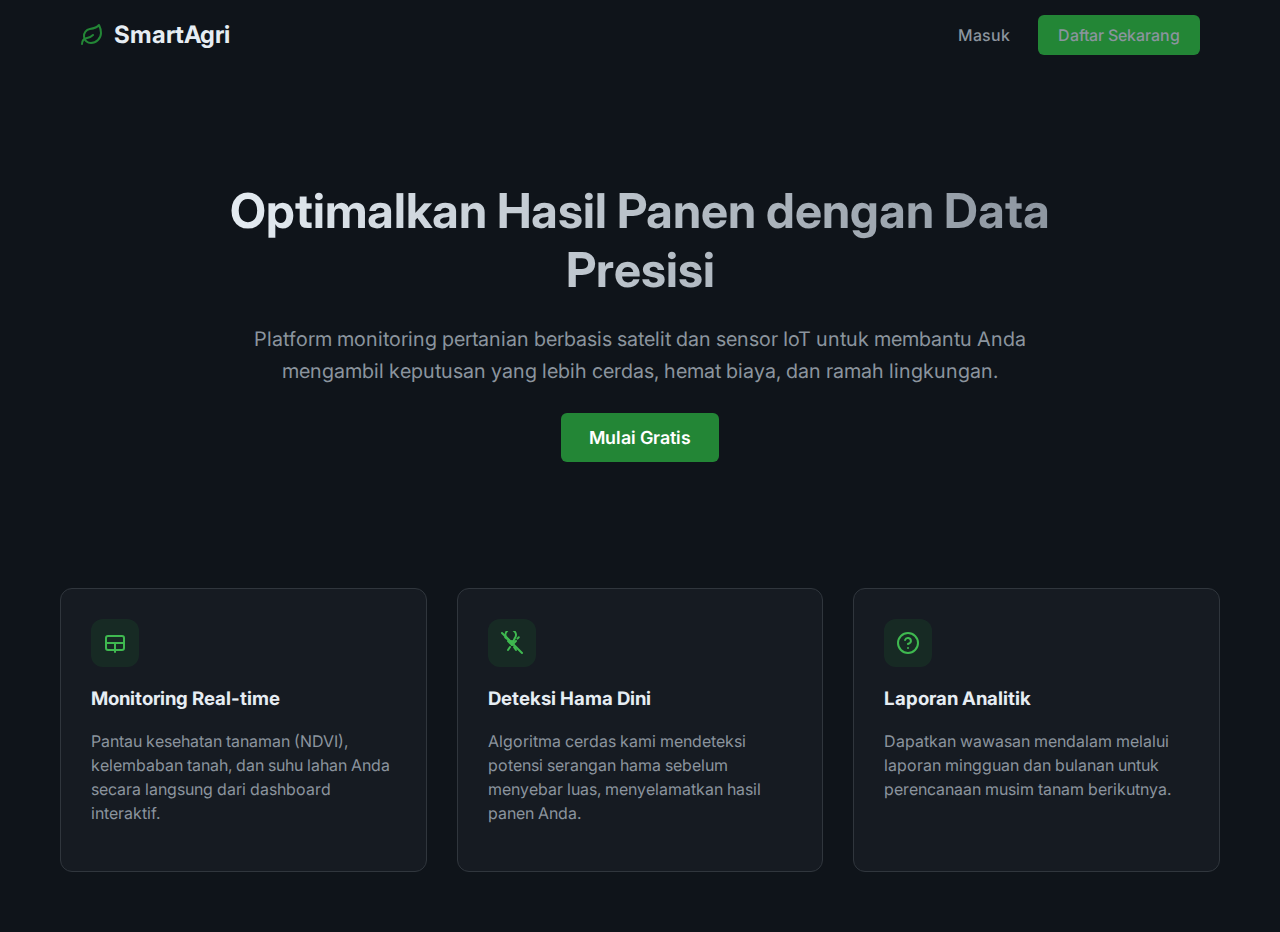
<file: index.html>
<!DOCTYPE html>
<html lang="id">
<head>
<meta charset="utf-8" />
<meta name="viewport" content="width=device-width, initial-scale=1" />
<title>SmartAgri Dashboard</title>
<link rel="stylesheet" href="assets/css/styles.css" />
<link href="https://fonts.googleapis.com/css2?family=Inter:wght@400;500;600;700&display=swap" rel="stylesheet">
<script src="assets/js/auth.js"></script>
<script>Auth.requireAuth();</script>
</head>
<body>
<div id="app" class="layout">
  <aside class="sidebar">
    <div class="brand">
      <svg width="24" height="24" viewBox="0 0 24 24" fill="none" stroke="currentColor" stroke-width="2" stroke-linecap="round" stroke-linejoin="round" class="brand-icon"><path d="M11 20A7 7 0 0 1 9.8 6.1C15.5 5 17 4.48 19 2c1 2 2 4.18 2 8 0 5.5-4.77 10-10 10Z"/><path d="M2 21c0-3 1.85-5.36 5.08-6C9.5 14.52 12 13 13 12"/></svg>
      <span>SmartAgri</span>
    </div>
    <nav class="nav-menu">
      <a href="index.html" class="nav-item active">
        <svg width="20" height="20" viewBox="0 0 24 24" fill="none" stroke="currentColor" stroke-width="2" stroke-linecap="round" stroke-linejoin="round"><rect x="3" y="3" width="7" height="7"></rect><rect x="14" y="3" width="7" height="7"></rect><rect x="14" y="14" width="7" height="7"></rect><rect x="3" y="14" width="7" height="7"></rect></svg>
        Dashboard
      </a>
      <a href="map.html" class="nav-item">
        <svg width="20" height="20" viewBox="0 0 24 24" fill="none" stroke="currentColor" stroke-width="2" stroke-linecap="round" stroke-linejoin="round"><polygon points="1 6 1 22 8 18 16 22 23 18 23 2 16 6 8 2 1 6"></polygon><line x1="8" y1="2" x2="8" y2="18"></line><line x1="16" y1="6" x2="16" y2="22"></line></svg>
        Peta Lahan
      </a>
      <a href="reports.html" class="nav-item">
        <svg width="20" height="20" viewBox="0 0 24 24" fill="none" stroke="currentColor" stroke-width="2" stroke-linecap="round" stroke-linejoin="round"><path d="M14 2H6a2 2 0 0 0-2 2v16a2 2 0 0 0 2 2h12a2 2 0 0 0 2-2V8z"></path><polyline points="14 2 14 8 20 8"></polyline><line x1="16" y1="13" x2="8" y2="13"></line><line x1="16" y1="17" x2="8" y2="17"></line><polyline points="10 9 9 9 8 9"></polyline></svg>
        Laporan
      </a>
      <a href="settings.html" class="nav-item">
        <svg width="20" height="20" viewBox="0 0 24 24" fill="none" stroke="currentColor" stroke-width="2" stroke-linecap="round" stroke-linejoin="round"><circle cx="12" cy="12" r="3"></circle><path d="M19.4 15a1.65 1.65 0 0 0 .33 1.82l.06.06a2 2 0 0 1 0 2.83 2 2 0 0 1-2.83 0l-.06-.06a1.65 1.65 0 0 0-1.82-.33 1.65 1.65 0 0 0-1 1.51V21a2 2 0 0 1-2 2 2 2 0 0 1-2-2v-.09A1.65 1.65 0 0 0 9 19.4a1.65 1.65 0 0 0-1.82.33l-.06.06a2 2 0 0 1-2.83 0 2 2 0 0 1 0-2.83l.06-.06a1.65 1.65 0 0 0 .33-1.82 1.65 1.65 0 0 0-1.51-1H3a2 2 0 0 1-2-2 2 2 0 0 1 2-2h.09A1.65 1.65 0 0 0 4.6 9a1.65 1.65 0 0 0-.33-1.82l-.06-.06a2 2 0 0 1 0-2.83 2 2 0 0 1 2.83 0l.06.06a1.65 1.65 0 0 0 1.82.33H9a1.65 1.65 0 0 0 1-1.51V3a2 2 0 0 1 2-2 2 2 0 0 1 2 2v.09a1.65 1.65 0 0 0 1 1.51 1.65 1.65 0 0 0 1.82-.33l.06-.06a2 2 0 0 1 2.83 0 2 2 0 0 1 0 2.83l-.06.06a1.65 1.65 0 0 0-.33 1.82V9a1.65 1.65 0 0 0 1.51 1H21a2 2 0 0 1 2 2 2 2 0 0 1-2 2h-.09a1.65 1.65 0 0 0-1.51 1z"></path></svg>
        Pengaturan
      </a>
    </nav>
  </aside>

  <div class="main-content">
    <header class="top-header">
      <div class="header-title">
        <h1>Overview Lahan</h1>
        <p class="subtitle">Monitoring kesehatan tanaman real-time</p>
      </div>
      <div class="header-actions">
        <div class="date-display">11 Jan 2026</div>
        <div class="user-menu-container">
            <div class="user-avatar" id="userMenuBtn">AD</div>
            <div class="dropdown-menu" id="userDropdown">
                <div style="padding: 10px 16px; font-weight:600; border-bottom:1px solid var(--border-color); margin-bottom:4px; color: var(--text-primary);">
                    <span id="dropdown-user-name">User</span>
                </div>
                <a href="settings.html" class="dropdown-item">
                    <svg width="16" height="16" viewBox="0 0 24 24" fill="none" stroke="currentColor" stroke-width="2" stroke-linecap="round" stroke-linejoin="round"><circle cx="12" cy="12" r="3"></circle><path d="M19.4 15a1.65 1.65 0 0 0 .33 1.82l.06.06a2 2 0 0 1 0 2.83 2 2 0 0 1-2.83 0l-.06-.06a1.65 1.65 0 0 0-1.82-.33 1.65 1.65 0 0 0-1 1.51V21a2 2 0 0 1-2 2 2 2 0 0 1-2-2v-.09A1.65 1.65 0 0 0 9 19.4a1.65 1.65 0 0 0-1.82.33l-.06.06a2 2 0 0 1-2.83 0 2 2 0 0 1 0-2.83l.06-.06a1.65 1.65 0 0 0 .33-1.82 1.65 1.65 0 0 0-1.51-1H3a2 2 0 0 1-2-2 2 2 0 0 1 2-2h.09A1.65 1.65 0 0 0 4.6 9a1.65 1.65 0 0 0-.33-1.82l-.06-.06a2 2 0 0 1 0-2.83 2 2 0 0 1 2.83 0l.06.06a1.65 1.65 0 0 0 1.82.33H9a1.65 1.65 0 0 0 1-1.51V3a2 2 0 0 1 2-2 2 2 0 0 1 2 2v.09a1.65 1.65 0 0 0 1 1.51 1.65 1.65 0 0 0 1.82-.33l.06-.06a2 2 0 0 1 2.83 0 2 2 0 0 1 0 2.83l-.06.06a1.65 1.65 0 0 0-.33 1.82V9a1.65 1.65 0 0 0 1.51 1H21a2 2 0 0 1 2 2 2 2 0 0 1-2 2h-.09a1.65 1.65 0 0 0-1.51 1z"></path></svg>
                    Pengaturan
                </a>
                <div class="dropdown-divider"></div>
                <a href="#" onclick="Auth.logout(); return false;" class="dropdown-item" style="color: var(--danger-color);">
                    <svg width="16" height="16" viewBox="0 0 24 24" fill="none" stroke="currentColor" stroke-width="2" stroke-linecap="round" stroke-linejoin="round"><path d="M9 21H5a2 2 0 0 1-2-2V5a2 2 0 0 1 2-2h4"></path><polyline points="16 17 21 12 16 7"></polyline><line x1="21" y1="12" x2="9" y2="12"></line></svg>
                    Keluar
                </a>
            </div>
        </div>
      </div>
    </header>

    <div class="dashboard-grid">
      <!-- Main Visual -->
      <div class="preview-section">
         <div class="section-header">
            <h3>Peta Kesehatan Tanaman</h3>
            <div class="actions">
                <button class="icon-btn" id="btn-refresh" title="Refresh Data">
                    <svg width="16" height="16" viewBox="0 0 24 24" fill="none" stroke="currentColor" stroke-width="2" stroke-linecap="round" stroke-linejoin="round"><path d="M23 4v6h-6"></path><path d="M1 20v-6h6"></path><path d="M3.51 9a9 9 0 0 1 14.85-3.36L23 10M1 14l4.64 4.36A9 9 0 0 0 20.49 15"></path></svg>
                </button>
                <a href="map.html" class="icon-btn" title="Buka Peta Lengkap">
                    <svg width="16" height="16" viewBox="0 0 24 24" fill="none" stroke="currentColor" stroke-width="2" stroke-linecap="round" stroke-linejoin="round"><polyline points="15 3 21 3 21 9"></polyline><polyline points="9 21 3 21 3 15"></polyline><line x1="21" y1="3" x2="14" y2="10"></line><line x1="3" y1="21" x2="10" y2="14"></line></svg>
                </a>
            </div>
         </div>
         <div class="canvas-wrapper">
             <canvas id="previewCanvas" class="preview-canvas"></canvas>
         </div>
      </div>

      <!-- Stats Grid -->
      <div class="stats-grid">
        <div class="stat-card">
          <div class="stat-header">
             <span class="stat-label">Rata-rata NDVI</span>
             <div class="stat-icon ndvi-icon">
                <svg width="20" height="20" viewBox="0 0 24 24" fill="none" stroke="currentColor" stroke-width="2" stroke-linecap="round" stroke-linejoin="round"><path d="M11 20A7 7 0 0 1 9.8 6.1C15.5 5 17 4.48 19 2c1 2 2 4.18 2 8 0 5.5-4.77 10-10 10Z"/><path d="M2 21c0-3 1.85-5.36 5.08-6C9.5 14.52 12 13 13 12"/></svg>
             </div>
          </div>
          <div class="stat-value" id="avg-ndvi">-</div>
          <div class="progress-container">
             <div class="progress"><div class="bar bar-ndvi" id="bar-ndvi"></div></div>
             <div class="progress-labels"><span>Buruk</span><span>Baik</span></div>
          </div>
        </div>

        <div class="stat-card">
          <div class="stat-header">
             <span class="stat-label">Kelembaban Tanah</span>
             <div class="stat-icon moist-icon">
                <svg width="20" height="20" viewBox="0 0 24 24" fill="none" stroke="currentColor" stroke-width="2" stroke-linecap="round" stroke-linejoin="round"><path d="M12 2.69l5.66 5.66a8 8 0 1 1-11.31 0z"></path></svg>
             </div>
          </div>
          <div class="stat-value" id="avg-moist">-</div>
           <div class="progress-container">
             <div class="progress"><div class="bar bar-moist" id="bar-moist"></div></div>
             <div class="progress-labels"><span>Kering</span><span>Basah</span></div>
          </div>
        </div>

        <div class="stat-card">
          <div class="stat-header">
             <span class="stat-label">Suhu Area</span>
             <div class="stat-icon temp-icon">
                <svg width="20" height="20" viewBox="0 0 24 24" fill="none" stroke="currentColor" stroke-width="2" stroke-linecap="round" stroke-linejoin="round"><path d="M14 14.76V3.5a2.5 2.5 0 0 0-5 0v11.26a4.5 4.5 0 1 0 5 0z"></path></svg>
             </div>
          </div>
          <div class="stat-value" id="avg-temp">-</div>
           <div class="progress-container">
             <div class="progress"><div class="bar bar-temp" id="bar-temp"></div></div>
             <div class="progress-labels"><span>Dingin</span><span>Panas</span></div>
          </div>
        </div>

        <div class="stat-card">
          <div class="stat-header">
             <span class="stat-label">Insiden Hama</span>
             <div class="stat-icon pest-icon">
                <svg width="20" height="20" viewBox="0 0 24 24" fill="none" stroke="currentColor" stroke-width="2" stroke-linecap="round" stroke-linejoin="round"><path d="m12 14 4-4"/><path d="m12 14-4-4"/><path d="m10 16-2 3"/><path d="m14 16 2 3"/><path d="m5.2 6.2 1.4 1.4"/><path d="m13 11-1-1-1 1-4-4a4.8 4.8 0 0 1 7-7 4.8 4.8 0 0 1 1 6.8Z"/><path d="m17.4 7.6 1.4-1.4"/><path d="m2 2 20 20"/></svg>
             </div>
          </div>
          <div class="stat-value" id="pest-count">-</div>
           <div class="progress-container">
             <div class="progress"><div class="bar bar-pest" id="bar-pest"></div></div>
             <div class="progress-labels"><span>Rendah</span><span>Tinggi</span></div>
          </div>
        </div>
      </div>
    </div>
  </div>
</div>

<script>
 const farmBounds = { sw: { lat: -7.79, lng: 110.34 }, ne: { lat: -7.71, lng: 110.42 } };
 function seedRandom(seed) { let x = Math.imul(seed ^ 0x9e3779b9, 0x85ebca6b); return function(){ x ^= x >>> 15; x = Math.imul(x, 0x2c1b3c6d) ^ Math.imul(x ^ (x >>> 7), 0x297a2d39); return ((x >>> 0) % 1000000) / 1000000; }; }
 function smoothValue(lat, lng, rand) { const r = rand(); const a = Math.sin(lat * 2.7) * 0.5 + Math.cos(lng * 1.9) * 0.5; const b = Math.sin(lat * 0.6 + lng * 0.8) * 0.5 + 0.5; return (a * 0.6 + b * 0.4) * 0.7 + r * 0.3; }
 function generateGrid(rows, cols, seedBase) {
   const latStep = (farmBounds.ne.lat - farmBounds.sw.lat) / rows;
   const lngStep = (farmBounds.ne.lng - farmBounds.sw.lng) / cols;
   const rand = seedRandom(seedBase);
   const out = [];
   for (let r = 0; r < rows; r++) {
     for (let c = 0; c < cols; c++) {
       const lat1 = farmBounds.sw.lat + r * latStep;
       const lat2 = lat1 + latStep;
       const lng1 = farmBounds.sw.lng + c * lngStep;
       const lng2 = lng1 + lngStep;
       const clat = (lat1 + lat2) / 2;
       const clng = (lng1 + lng2) / 2;
       const base = smoothValue(clat, clng, rand);
       const ndvi = Math.max(-0.2, Math.min(0.9, (base - 0.2) * 1.2));
       const moisture = Math.max(0, Math.min(1, base * 0.8 + 0.1));
       const temp = 20 + base * 18;
       out.push({ ndvi, moisture, temp });
     }
   }
   return out;
 }
 function generatePests(n) { const pests = []; const rand = seedRandom(9876); for (let i = 0; i < n; i++) { const lat = farmBounds.sw.lat + rand() * (farmBounds.ne.lat - farmBounds.sw.lat); const lng = farmBounds.sw.lng + rand() * (farmBounds.ne.lng - farmBounds.sw.lng); const severity = 1 + Math.floor(rand() * 3); pests.push({ lat, lng, severity }); } return pests; }
 function fmtPercent(v){ return (v*100).toFixed(0) + '%'; }
 function ndviColor(v) {
   const nv = Math.max(0, Math.min(1, (v + 0.2) / 1.1));
   const r = Math.round(139 + (0 - 139) * nv);
   const g = Math.round(0 + (100 - 0) * nv);
   const y = Math.round(102 + (255 - 102) * nv);
   const mixR = Math.round(r * 0.5 + y * 0.5);
   const mixG = Math.round(g * 0.5 + y * 0.5);
   return `rgb(${mixR},${mixG},0)`;
 }
 const cells = generateGrid(22, 22, 12345);
 const avgNdvi = cells.reduce((s,x)=>s+x.ndvi,0)/cells.length;
 const avgMoist = cells.reduce((s,x)=>s+x.moisture,0)/cells.length;
 const avgTemp = cells.reduce((s,x)=>s+x.temp,0)/cells.length;
 const pests = generatePests(28);
 document.getElementById('avg-ndvi').textContent = avgNdvi.toFixed(2);
 document.getElementById('avg-moist').textContent = fmtPercent(avgMoist);
 document.getElementById('avg-temp').textContent = avgTemp.toFixed(1) + '°C';
 document.getElementById('pest-count').textContent = Math.round(pests.length / (22*22) * 100) + '%';
 document.getElementById('bar-ndvi').style.width = (Math.max(0, Math.min(1, (avgNdvi + 0.2) / 1.1)) * 100).toFixed(0) + '%';
 document.getElementById('bar-moist').style.width = (avgMoist * 100).toFixed(0) + '%';
 document.getElementById('bar-temp').style.width = (Math.max(0, Math.min(1, (avgTemp - 20) / 18)) * 100).toFixed(0) + '%';
 document.getElementById('bar-pest').style.width = (Math.min(100, Math.round(pests.length / (22*22) * 100))) + '%';
 // Canvas preview
 const canvas = document.getElementById('previewCanvas');
 function drawPreview(seed){
   const w = canvas.clientWidth || 600; const h = canvas.clientHeight || 400;
   canvas.width = w; canvas.height = h;
   const ctx = canvas.getContext('2d');
   const rows = 30, cols = 30; const rand = seedRandom(seed);
   for (let r=0;r<rows;r++){
     for(let c=0;c<cols;c++){
       const lat = farmBounds.sw.lat + (r/rows)*(farmBounds.ne.lat - farmBounds.sw.lat);
       const lng = farmBounds.sw.lng + (c/cols)*(farmBounds.ne.lng - farmBounds.sw.lng);
       const base = smoothValue(lat, lng, rand);
       const ndvi = Math.max(-0.2, Math.min(0.9, (base - 0.2) * 1.2));
       ctx.fillStyle = ndviColor(ndvi);
       const cw = w/cols, ch = h/rows;
       ctx.fillRect(c*cw, r*ch, cw+1, ch+1);
     }
   }
 }
 drawPreview(12345);
 document.getElementById('btn-refresh').addEventListener('click', ()=>{
   drawPreview(Math.floor(Math.random()*100000));
 });
</script>
<script src="assets/js/dropdown.js"></script>
</body>
</html>
</file>
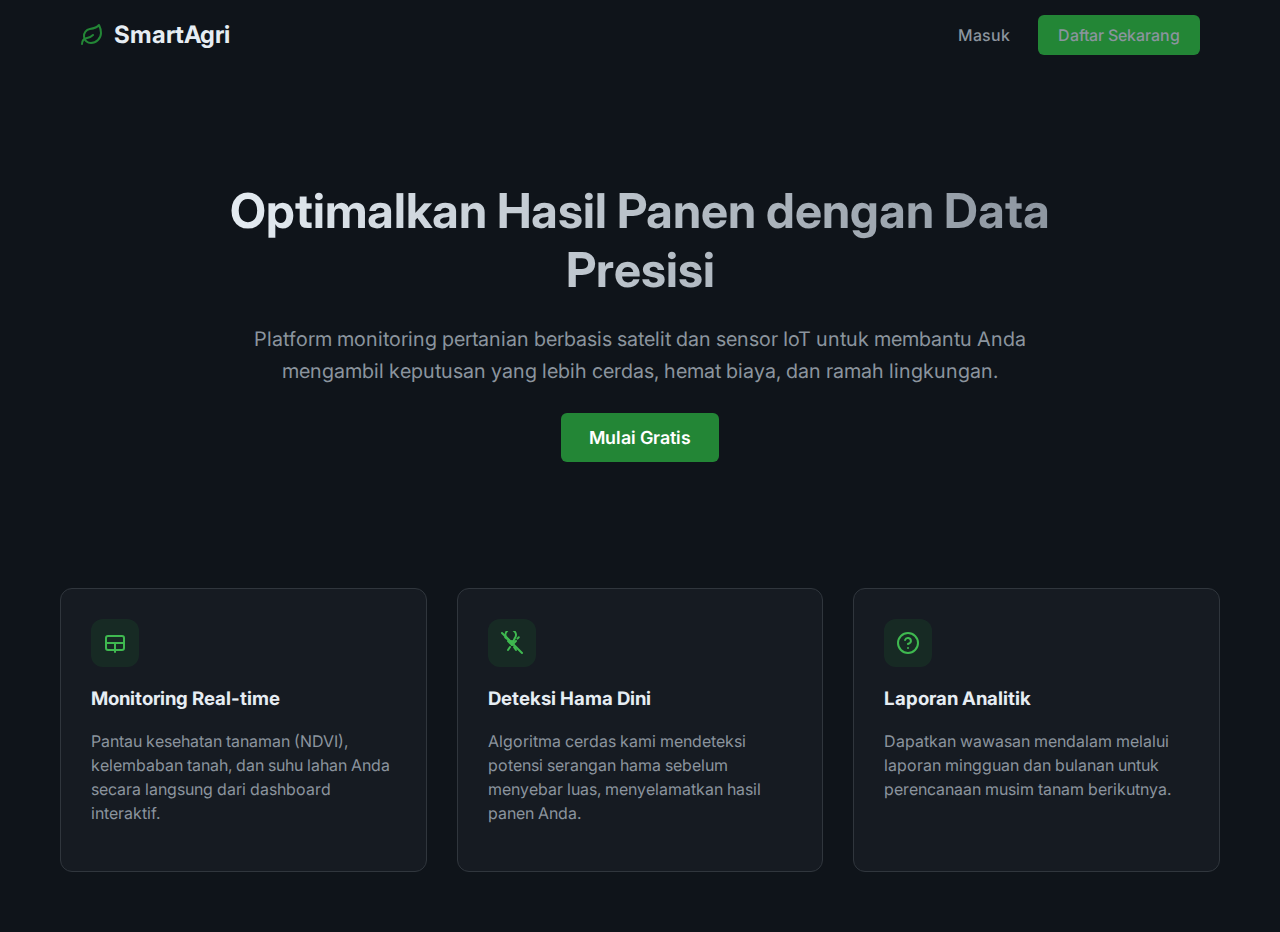
<file: landing.html>
<!DOCTYPE html>
<html lang="id">
<head>
    <meta charset="UTF-8">
    <meta name="viewport" content="width=device-width, initial-scale=1.0">
    <title>SmartAgri - Solusi Pertanian Masa Depan</title>
    <link rel="stylesheet" href="assets/css/styles.css">
    <link href="https://fonts.googleapis.com/css2?family=Inter:wght@400;500;600;700&display=swap" rel="stylesheet">
    <style>
        .landing-body {
            background: #0f141a;
            color: #e6edf3;
            font-family: 'Inter', sans-serif;
        }
        .landing-nav {
            display: flex;
            justify-content: space-between;
            align-items: center;
            padding: 20px 40px;
            max-width: 1200px;
            margin: 0 auto;
        }
        .logo {
            font-size: 24px;
            font-weight: 700;
            color: #e6edf3;
            display: flex;
            align-items: center;
            gap: 10px;
        }
        .logo svg { color: #238636; }
        .nav-links a {
            color: #8b949e;
            text-decoration: none;
            margin-left: 24px;
            font-weight: 500;
            transition: color 0.2s;
        }
        .nav-links a:hover { color: #e6edf3; }
        .btn-primary {
            background: #238636;
            color: white;
            padding: 10px 20px;
            border-radius: 6px;
            text-decoration: none;
            font-weight: 600;
            transition: background 0.2s;
        }
        .btn-primary:hover { background: #2ea043; }
        
        .hero {
            text-align: center;
            padding: 80px 20px;
            max-width: 900px;
            margin: 0 auto;
        }
        .hero h1 {
            font-size: 48px;
            margin-bottom: 24px;
            background: linear-gradient(90deg, #e6edf3, #8b949e);
            -webkit-background-clip: text;
            -webkit-text-fill-color: transparent;
        }
        .hero p {
            font-size: 20px;
            color: #8b949e;
            line-height: 1.6;
            margin-bottom: 40px;
        }
        
        .features {
            display: grid;
            grid-template-columns: repeat(auto-fit, minmax(300px, 1fr));
            gap: 30px;
            max-width: 1200px;
            margin: 60px auto;
            padding: 0 20px;
        }
        .feature-card {
            background: #161b22;
            border: 1px solid #30363d;
            border-radius: 12px;
            padding: 30px;
            transition: transform 0.2s;
        }
        .feature-card:hover { transform: translateY(-5px); }
        .feature-icon {
            width: 48px;
            height: 48px;
            background: rgba(35, 134, 54, 0.15);
            color: #3fb950;
            border-radius: 12px;
            display: flex;
            align-items: center;
            justify-content: center;
            margin-bottom: 20px;
        }
        .feature-card h3 { margin-top: 0; }
        .feature-card p { color: #8b949e; line-height: 1.5; }
    </style>
    <script src="assets/js/auth.js"></script>
    <script>
        // If user is already logged in, redirect to dashboard
        (async function() {
            const user = await Auth.check();
            if (user) {
                window.location.href = 'index.html';
            }
        })();
    </script>
</head>
<body class="landing-body">
    <nav class="landing-nav">
        <div class="logo">
            <svg width="24" height="24" viewBox="0 0 24 24" fill="none" stroke="currentColor" stroke-width="2" stroke-linecap="round" stroke-linejoin="round"><path d="M11 20A7 7 0 0 1 9.8 6.1C15.5 5 17 4.48 19 2c1 2 2 4.18 2 8 0 5.5-4.77 10-10 10Z"/><path d="M2 21c0-3 1.85-5.36 5.08-6C9.5 14.52 12 13 13 12"/></svg>
            SmartAgri
        </div>
        <div class="nav-links">
            <a href="login.html">Masuk</a>
            <a href="register.html" class="btn-primary">Daftar Sekarang</a>
        </div>
    </nav>

    <section class="hero">
        <h1>Optimalkan Hasil Panen dengan Data Presisi</h1>
        <p>Platform monitoring pertanian berbasis satelit dan sensor IoT untuk membantu Anda mengambil keputusan yang lebih cerdas, hemat biaya, dan ramah lingkungan.</p>
        <a href="register.html" class="btn-primary" style="font-size: 18px; padding: 14px 28px;">Mulai Gratis</a>
    </section>

    <section class="features">
        <div class="feature-card">
            <div class="feature-icon">
                <svg width="24" height="24" viewBox="0 0 24 24" fill="none" stroke="currentColor" stroke-width="2" stroke-linecap="round" stroke-linejoin="round"><path d="M21 12V7a2 2 0 0 0-2-2H5a2 2 0 0 0-2 2v5"/><path d="M3 12h18v5a2 2 0 0 1-2 2H5a2 2 0 0 1-2-2v-5Z"/><path d="M12 12v9"/></svg>
            </div>
            <h3>Monitoring Real-time</h3>
            <p>Pantau kesehatan tanaman (NDVI), kelembaban tanah, dan suhu lahan Anda secara langsung dari dashboard interaktif.</p>
        </div>
        <div class="feature-card">
            <div class="feature-icon">
                <svg width="24" height="24" viewBox="0 0 24 24" fill="none" stroke="currentColor" stroke-width="2" stroke-linecap="round" stroke-linejoin="round"><path d="m12 14 4-4"/><path d="m12 14-4-4"/><path d="m10 16-2 3"/><path d="m14 16 2 3"/><path d="m5.2 6.2 1.4 1.4"/><path d="m13 11-1-1-1 1-4-4a4.8 4.8 0 0 1 7-7 4.8 4.8 0 0 1 1 6.8Z"/><path d="m17.4 7.6 1.4-1.4"/><path d="m2 2 20 20"/></svg>
            </div>
            <h3>Deteksi Hama Dini</h3>
            <p>Algoritma cerdas kami mendeteksi potensi serangan hama sebelum menyebar luas, menyelamatkan hasil panen Anda.</p>
        </div>
        <div class="feature-card">
            <div class="feature-icon">
                <svg width="24" height="24" viewBox="0 0 24 24" fill="none" stroke="currentColor" stroke-width="2" stroke-linecap="round" stroke-linejoin="round"><circle cx="12" cy="12" r="10"/><path d="M9.09 9a3 3 0 0 1 5.83 1c0 2-3 3-3 3"/><path d="M12 17h.01"/></svg>
            </div>
            <h3>Laporan Analitik</h3>
            <p>Dapatkan wawasan mendalam melalui laporan mingguan dan bulanan untuk perencanaan musim tanam berikutnya.</p>
        </div>
    </section>
</body>
</html>
</file>
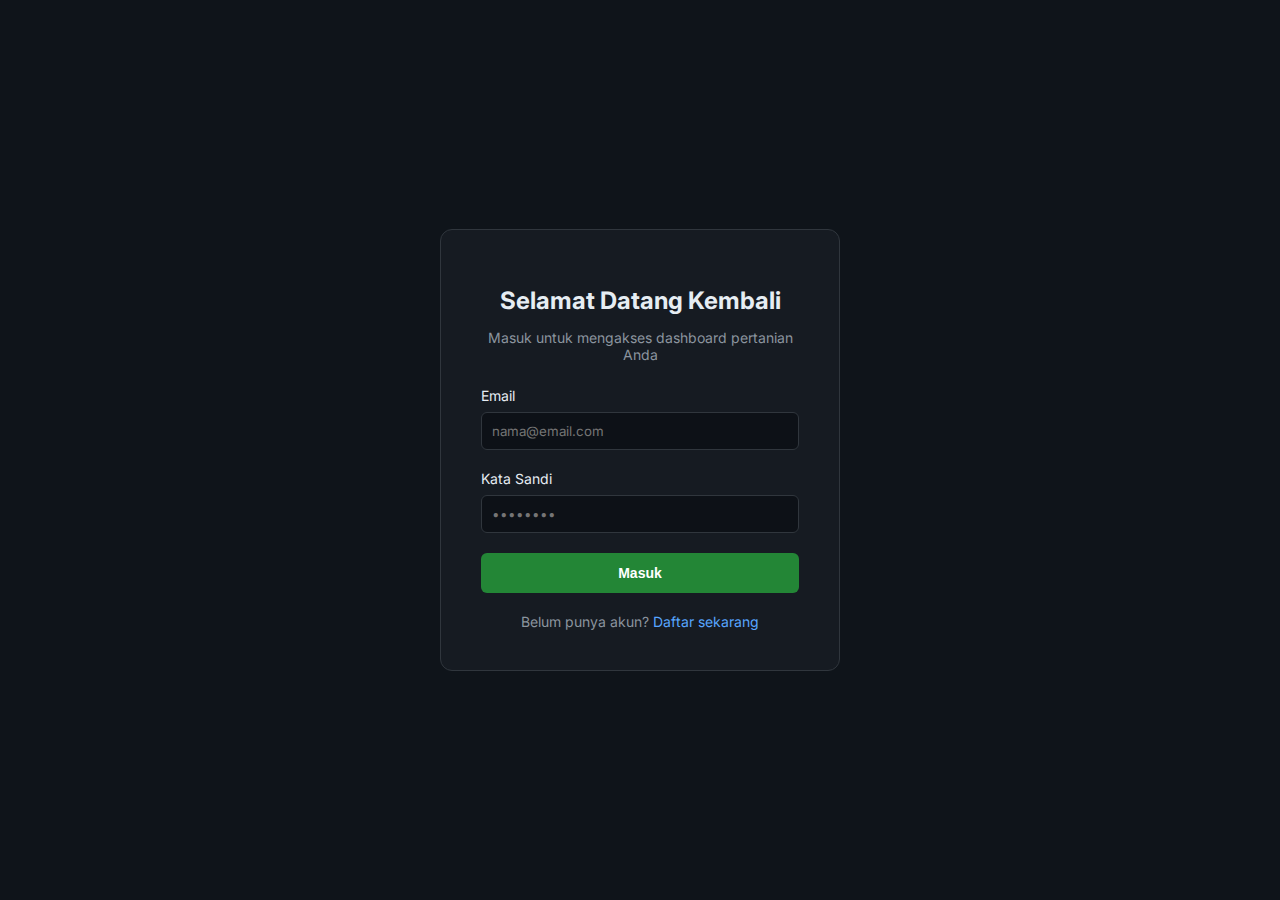
<file: login.html>
<!DOCTYPE html>
<html lang="id">
<head>
    <meta charset="UTF-8">
    <meta name="viewport" content="width=device-width, initial-scale=1.0">
    <title>Masuk - SmartAgri</title>
    <link rel="stylesheet" href="assets/css/styles.css">
    <link href="https://fonts.googleapis.com/css2?family=Inter:wght@400;500;600;700&display=swap" rel="stylesheet">
    <style>
        body { display: flex; align-items: center; justify-content: center; height: 100vh; background: #0f141a; }
        .auth-card {
            background: #161b22;
            border: 1px solid #30363d;
            border-radius: 12px;
            padding: 40px;
            width: 100%;
            max-width: 400px;
        }
        .auth-header { text-align: center; margin-bottom: 24px; }
        .auth-header h1 { font-size: 24px; color: #e6edf3; margin-bottom: 8px; }
        .auth-header p { color: #8b949e; font-size: 14px; }
        .form-group { margin-bottom: 20px; }
        .form-group label { display: block; margin-bottom: 8px; color: #e6edf3; font-size: 14px; }
        .form-group input {
            width: 100%;
            padding: 10px;
            background: #0d1117;
            border: 1px solid #30363d;
            border-radius: 6px;
            color: #e6edf3;
            font-family: 'Inter', sans-serif;
        }
        .form-group input:focus { border-color: #1f6feb; outline: none; }
        .btn-submit {
            width: 100%;
            background: #238636;
            color: white;
            padding: 12px;
            border: none;
            border-radius: 6px;
            font-weight: 600;
            cursor: pointer;
            font-size: 14px;
        }
        .btn-submit:hover { background: #2ea043; }
        .auth-footer { text-align: center; margin-top: 20px; font-size: 14px; color: #8b949e; }
        .auth-footer a { color: #58a6ff; text-decoration: none; }
    </style>
</head>
<body>
    <div class="auth-card">
        <div class="auth-header">
            <h1>Selamat Datang Kembali</h1>
            <p>Masuk untuk mengakses dashboard pertanian Anda</p>
        </div>
        <form id="loginForm">
            <div class="form-group">
                <label>Email</label>
                <input type="email" id="email" required placeholder="nama@email.com">
            </div>
            <div class="form-group">
                <label>Kata Sandi</label>
                <input type="password" id="password" required placeholder="••••••••">
            </div>
            <button type="submit" class="btn-submit">Masuk</button>
        </form>
        <div class="auth-footer">
            Belum punya akun? <a href="register.html">Daftar sekarang</a>
        </div>
    </div>
    <script src="assets/js/auth.js"></script>
    <script>
        document.getElementById('loginForm').addEventListener('submit', async function(e) {
            e.preventDefault();
            const email = document.getElementById('email').value;
            const password = document.getElementById('password').value;
            
            const success = await Auth.login(email, password);
            if (success) {
                window.location.href = 'index.html';
            }
        });
    </script>
</body>
</html>
</file>
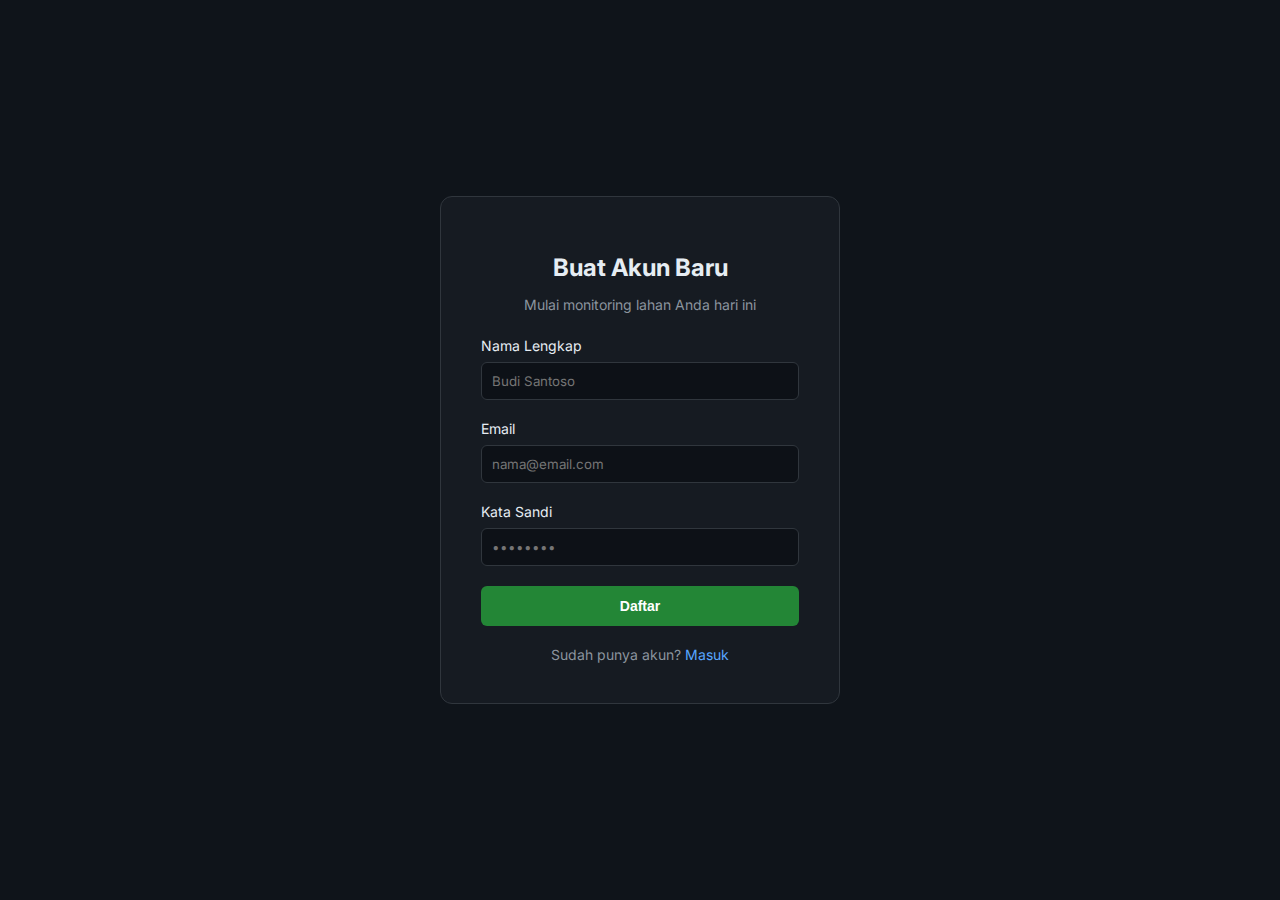
<file: register.html>
<!DOCTYPE html>
<html lang="id">
<head>
    <meta charset="UTF-8">
    <meta name="viewport" content="width=device-width, initial-scale=1.0">
    <title>Daftar - SmartAgri</title>
    <link rel="stylesheet" href="assets/css/styles.css">
    <link href="https://fonts.googleapis.com/css2?family=Inter:wght@400;500;600;700&display=swap" rel="stylesheet">
    <style>
        body { display: flex; align-items: center; justify-content: center; height: 100vh; background: #0f141a; }
        .auth-card {
            background: #161b22;
            border: 1px solid #30363d;
            border-radius: 12px;
            padding: 40px;
            width: 100%;
            max-width: 400px;
        }
        .auth-header { text-align: center; margin-bottom: 24px; }
        .auth-header h1 { font-size: 24px; color: #e6edf3; margin-bottom: 8px; }
        .auth-header p { color: #8b949e; font-size: 14px; }
        .form-group { margin-bottom: 20px; }
        .form-group label { display: block; margin-bottom: 8px; color: #e6edf3; font-size: 14px; }
        .form-group input {
            width: 100%;
            padding: 10px;
            background: #0d1117;
            border: 1px solid #30363d;
            border-radius: 6px;
            color: #e6edf3;
            font-family: 'Inter', sans-serif;
        }
        .form-group input:focus { border-color: #1f6feb; outline: none; }
        .btn-submit {
            width: 100%;
            background: #238636;
            color: white;
            padding: 12px;
            border: none;
            border-radius: 6px;
            font-weight: 600;
            cursor: pointer;
            font-size: 14px;
        }
        .btn-submit:hover { background: #2ea043; }
        .auth-footer { text-align: center; margin-top: 20px; font-size: 14px; color: #8b949e; }
        .auth-footer a { color: #58a6ff; text-decoration: none; }
    </style>
</head>
<body>
    <div class="auth-card">
        <div class="auth-header">
            <h1>Buat Akun Baru</h1>
            <p>Mulai monitoring lahan Anda hari ini</p>
        </div>
        <form id="registerForm">
            <div class="form-group">
                <label>Nama Lengkap</label>
                <input type="text" id="name" required placeholder="Budi Santoso">
            </div>
            <div class="form-group">
                <label>Email</label>
                <input type="email" id="email" required placeholder="nama@email.com">
            </div>
            <div class="form-group">
                <label>Kata Sandi</label>
                <input type="password" id="password" required placeholder="••••••••">
            </div>
            <button type="submit" class="btn-submit">Daftar</button>
        </form>
        <div class="auth-footer">
            Sudah punya akun? <a href="login.html">Masuk</a>
        </div>
    </div>
    <script src="assets/js/auth.js"></script>
    <script>
        document.getElementById('registerForm').addEventListener('submit', async function(e) {
            e.preventDefault();
            const name = document.getElementById('name').value;
            const email = document.getElementById('email').value;
            const password = document.getElementById('password').value;
            
            const success = await Auth.register(name, email, password);
            if (success) {
                // Auto login after register or redirect to login? 
                // Currently API/register just inserts. Let's redirect to login for simplicity or auto login.
                // But wait, the user expects to be logged in? 
                // Let's just redirect to login page with a message or alert.
                alert('Registrasi berhasil! Silakan login.');
                window.location.href = 'login.html';
            }
        });
    </script>
</body>
</html>
</file>
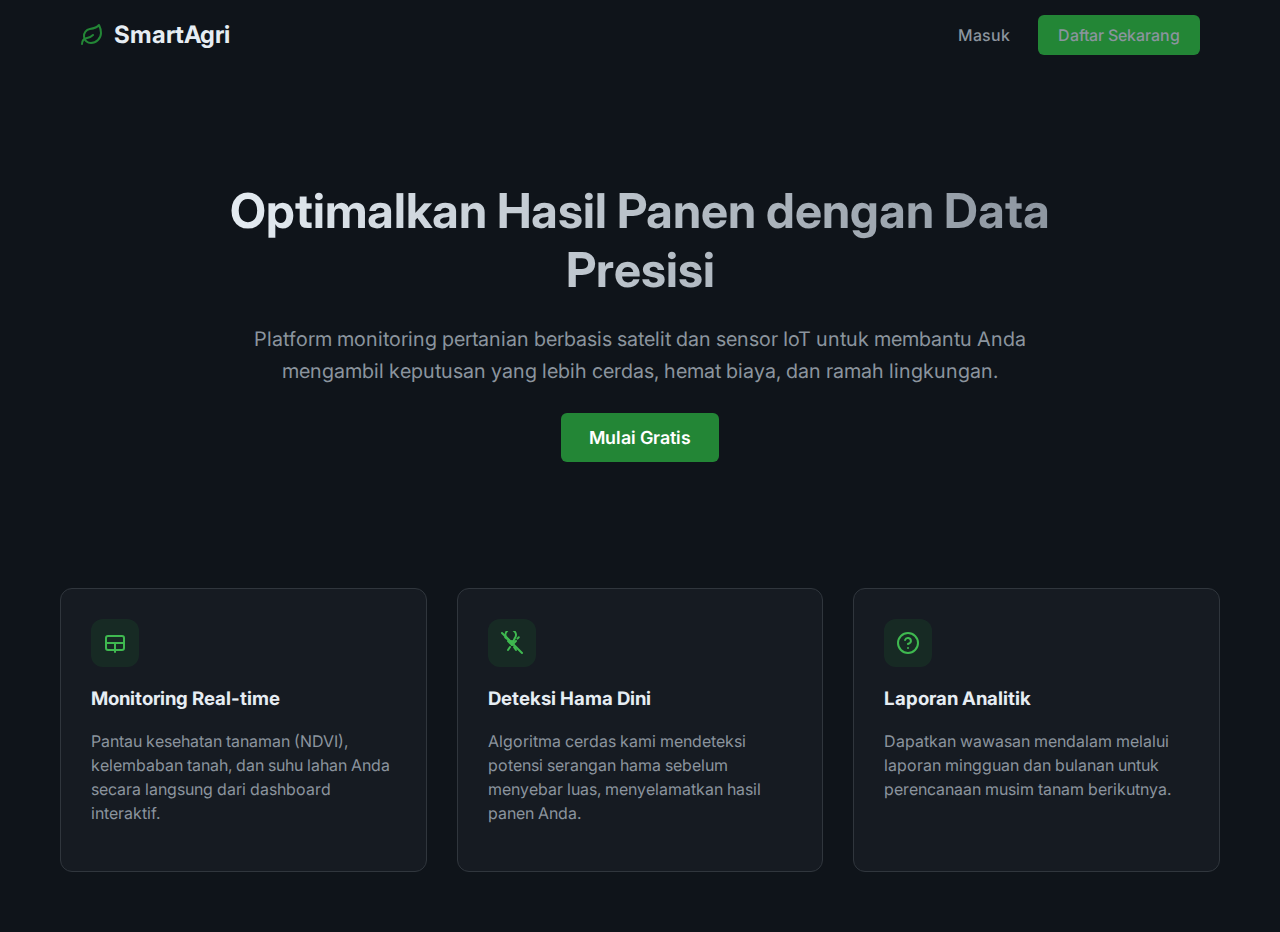
<file: reports.html>
<!DOCTYPE html>
<html lang="id">
<head>
<meta charset="utf-8" />
<meta name="viewport" content="width=device-width, initial-scale=1" />
<title>Laporan - SmartAgri</title>
<link rel="stylesheet" href="assets/css/styles.css" />
<link href="https://fonts.googleapis.com/css2?family=Inter:wght@400;500;600;700&display=swap" rel="stylesheet">
<script src="assets/js/auth.js"></script>
<script>Auth.requireAuth();</script>
</head>
<body>
<div id="app" class="layout">
  <aside class="sidebar">
    <div class="brand">
      <svg width="24" height="24" viewBox="0 0 24 24" fill="none" stroke="currentColor" stroke-width="2" stroke-linecap="round" stroke-linejoin="round" class="brand-icon"><path d="M11 20A7 7 0 0 1 9.8 6.1C15.5 5 17 4.48 19 2c1 2 2 4.18 2 8 0 5.5-4.77 10-10 10Z"/><path d="M2 21c0-3 1.85-5.36 5.08-6C9.5 14.52 12 13 13 12"/></svg>
      <span>SmartAgri</span>
    </div>
    <nav class="nav-menu">
      <a href="index.html" class="nav-item">
        <svg width="20" height="20" viewBox="0 0 24 24" fill="none" stroke="currentColor" stroke-width="2" stroke-linecap="round" stroke-linejoin="round"><rect x="3" y="3" width="7" height="7"></rect><rect x="14" y="3" width="7" height="7"></rect><rect x="14" y="14" width="7" height="7"></rect><rect x="3" y="14" width="7" height="7"></rect></svg>
        Dashboard
      </a>
      <a href="map.html" class="nav-item">
        <svg width="20" height="20" viewBox="0 0 24 24" fill="none" stroke="currentColor" stroke-width="2" stroke-linecap="round" stroke-linejoin="round"><polygon points="1 6 1 22 8 18 16 22 23 18 23 2 16 6 8 2 1 6"></polygon><line x1="8" y1="2" x2="8" y2="18"></line><line x1="16" y1="6" x2="16" y2="22"></line></svg>
        Peta Lahan
      </a>
      <a href="reports.html" class="nav-item active">
        <svg width="20" height="20" viewBox="0 0 24 24" fill="none" stroke="currentColor" stroke-width="2" stroke-linecap="round" stroke-linejoin="round"><path d="M14 2H6a2 2 0 0 0-2 2v16a2 2 0 0 0 2 2h12a2 2 0 0 0 2-2V8z"></path><polyline points="14 2 14 8 20 8"></polyline><line x1="16" y1="13" x2="8" y2="13"></line><line x1="16" y1="17" x2="8" y2="17"></line><polyline points="10 9 9 9 8 9"></polyline></svg>
        Laporan
      </a>
      <a href="settings.html" class="nav-item">
        <svg width="20" height="20" viewBox="0 0 24 24" fill="none" stroke="currentColor" stroke-width="2" stroke-linecap="round" stroke-linejoin="round"><circle cx="12" cy="12" r="3"></circle><path d="M19.4 15a1.65 1.65 0 0 0 .33 1.82l.06.06a2 2 0 0 1 0 2.83 2 2 0 0 1-2.83 0l-.06-.06a1.65 1.65 0 0 0-1.82-.33 1.65 1.65 0 0 0-1 1.51V21a2 2 0 0 1-2 2 2 2 0 0 1-2-2v-.09A1.65 1.65 0 0 0 9 19.4a1.65 1.65 0 0 0-1.82.33l-.06.06a2 2 0 0 1-2.83 0 2 2 0 0 1 0-2.83l.06-.06a1.65 1.65 0 0 0 .33-1.82 1.65 1.65 0 0 0-1.51-1H3a2 2 0 0 1-2-2 2 2 0 0 1 2-2h.09A1.65 1.65 0 0 0 4.6 9a1.65 1.65 0 0 0-.33-1.82l-.06-.06a2 2 0 0 1 0-2.83 2 2 0 0 1 2.83 0l.06.06a1.65 1.65 0 0 0 1.82.33H9a1.65 1.65 0 0 0 1-1.51V3a2 2 0 0 1 2-2 2 2 0 0 1 2 2v.09a1.65 1.65 0 0 0 1 1.51 1.65 1.65 0 0 0 1.82-.33l.06-.06a2 2 0 0 1 2.83 0 2 2 0 0 1 0 2.83l-.06.06a1.65 1.65 0 0 0-.33 1.82V9a1.65 1.65 0 0 0 1.51 1H21a2 2 0 0 1 2 2 2 2 0 0 1-2 2h-.09a1.65 1.65 0 0 0-1.51 1z"></path></svg>
        Pengaturan
      </a>
    </nav>
  </aside>

  <div class="main-content">
    <header class="top-header">
      <div class="header-title">
        <h1>Laporan Mingguan</h1>
        <p class="subtitle">Rekapitulasi data kesehatan lahan Anda</p>
      </div>
      <div class="header-actions">
        <div class="date-display" id="date-display">11 Jan 2026</div>
        <div class="user-menu-container">
            <div class="user-avatar" id="userMenuBtn">AD</div>
            <div class="dropdown-menu" id="userDropdown">
                <div style="padding: 10px 16px; font-weight:600; border-bottom:1px solid var(--border-color); margin-bottom:4px; color: var(--text-primary);">
                    <span id="dropdown-user-name">User</span>
                </div>
                <a href="settings.html" class="dropdown-item">
                    <svg width="16" height="16" viewBox="0 0 24 24" fill="none" stroke="currentColor" stroke-width="2" stroke-linecap="round" stroke-linejoin="round"><circle cx="12" cy="12" r="3"></circle><path d="M19.4 15a1.65 1.65 0 0 0 .33 1.82l.06.06a2 2 0 0 1 0 2.83 2 2 0 0 1-2.83 0l-.06-.06a1.65 1.65 0 0 0-1.82-.33 1.65 1.65 0 0 0-1 1.51V21a2 2 0 0 1-2 2 2 2 0 0 1-2-2v-.09A1.65 1.65 0 0 0 9 19.4a1.65 1.65 0 0 0-1.82.33l-.06.06a2 2 0 0 1-2.83 0 2 2 0 0 1 0-2.83l.06.06a1.65 1.65 0 0 0 .33-1.82 1.65 1.65 0 0 0-1.51-1H3a2 2 0 0 1-2-2 2 2 0 0 1 2-2h.09A1.65 1.65 0 0 0 4.6 9a1.65 1.65 0 0 0-.33-1.82l-.06-.06a2 2 0 0 1 0-2.83 2 2 0 0 1 2.83 0l.06.06a1.65 1.65 0 0 0 1.82.33H9a1.65 1.65 0 0 0 1-1.51V3a2 2 0 0 1 2-2 2 2 0 0 1 2 2v.09a1.65 1.65 0 0 0 1 1.51 1.65 1.65 0 0 0 1.82-.33l.06-.06a2 2 0 0 1 2.83 0 2 2 0 0 1 0 2.83l-.06.06a1.65 1.65 0 0 0-.33 1.82V9a1.65 1.65 0 0 0 1.51 1H21a2 2 0 0 1 2 2 2 2 0 0 1-2 2h-.09a1.65 1.65 0 0 0-1.51 1z"></path></svg>
                    Pengaturan
                </a>
                <div class="dropdown-divider"></div>
                <a href="#" onclick="Auth.logout(); return false;" class="dropdown-item" style="color: var(--danger-color);">
                    <svg width="16" height="16" viewBox="0 0 24 24" fill="none" stroke="currentColor" stroke-width="2" stroke-linecap="round" stroke-linejoin="round"><path d="M9 21H5a2 2 0 0 1-2-2V5a2 2 0 0 1 2-2h4"></path><polyline points="16 17 21 12 16 7"></polyline><line x1="21" y1="12" x2="9" y2="12"></line></svg>
                    Keluar
                </a>
            </div>
        </div>
      </div>
    </header>

    <div class="dashboard-grid" style="grid-template-columns: 1fr;">
      <div class="card" style="padding: 24px; background: #161b22; border: 1px solid #30363d; border-radius: 12px;">
         <div style="display:flex; justify-content:space-between; margin-bottom:20px;">
            <h3 style="margin:0;">Riwayat Analisis</h3>
            <button class="tool-btn" style="background:#238636; color:white; border:none; padding:8px 16px; border-radius:6px; cursor:pointer;">Unduh PDF</button>
         </div>
         <table style="width:100%; border-collapse: collapse; text-align: left; font-size: 14px;">
            <thead>
               <tr style="border-bottom: 1px solid #30363d; color: #8b949e;">
                  <th style="padding: 12px;">Tanggal</th>
                  <th style="padding: 12px;">NDVI Rata-rata</th>
                  <th style="padding: 12px;">Kelembaban</th>
                  <th style="padding: 12px;">Status Hama</th>
                  <th style="padding: 12px;">Status</th>
               </tr>
            </thead>
            <tbody>
               <tr style="border-bottom: 1px solid #222b36;">
                  <td style="padding: 12px;">11 Jan 2026</td>
                  <td style="padding: 12px;">0.72</td>
                  <td style="padding: 12px;">65%</td>
                  <td style="padding: 12px;"><span style="color:#ff8c00">Sedang</span></td>
                  <td style="padding: 12px;"><span style="background:rgba(35,134,54,0.2); color:#3fb950; padding:4px 8px; border-radius:12px; font-size:12px;">Selesai</span></td>
               </tr>
               <tr style="border-bottom: 1px solid #222b36;">
                  <td style="padding: 12px;">04 Jan 2026</td>
                  <td style="padding: 12px;">0.68</td>
                  <td style="padding: 12px;">58%</td>
                  <td style="padding: 12px;"><span style="color:#3fb950">Aman</span></td>
                  <td style="padding: 12px;"><span style="background:rgba(35,134,54,0.2); color:#3fb950; padding:4px 8px; border-radius:12px; font-size:12px;">Selesai</span></td>
               </tr>
               <tr style="border-bottom: 1px solid #222b36;">
                  <td style="padding: 12px;">28 Des 2025</td>
                  <td style="padding: 12px;">0.65</td>
                  <td style="padding: 12px;">55%</td>
                  <td style="padding: 12px;"><span style="color:#3fb950">Aman</span></td>
                  <td style="padding: 12px;"><span style="background:rgba(35,134,54,0.2); color:#3fb950; padding:4px 8px; border-radius:12px; font-size:12px;">Selesai</span></td>
               </tr>
            </tbody>
         </table>
      </div>
    </div>
  </div>
</div>
<script src="assets/js/dropdown.js"></script>
</body>
</html>
</file>
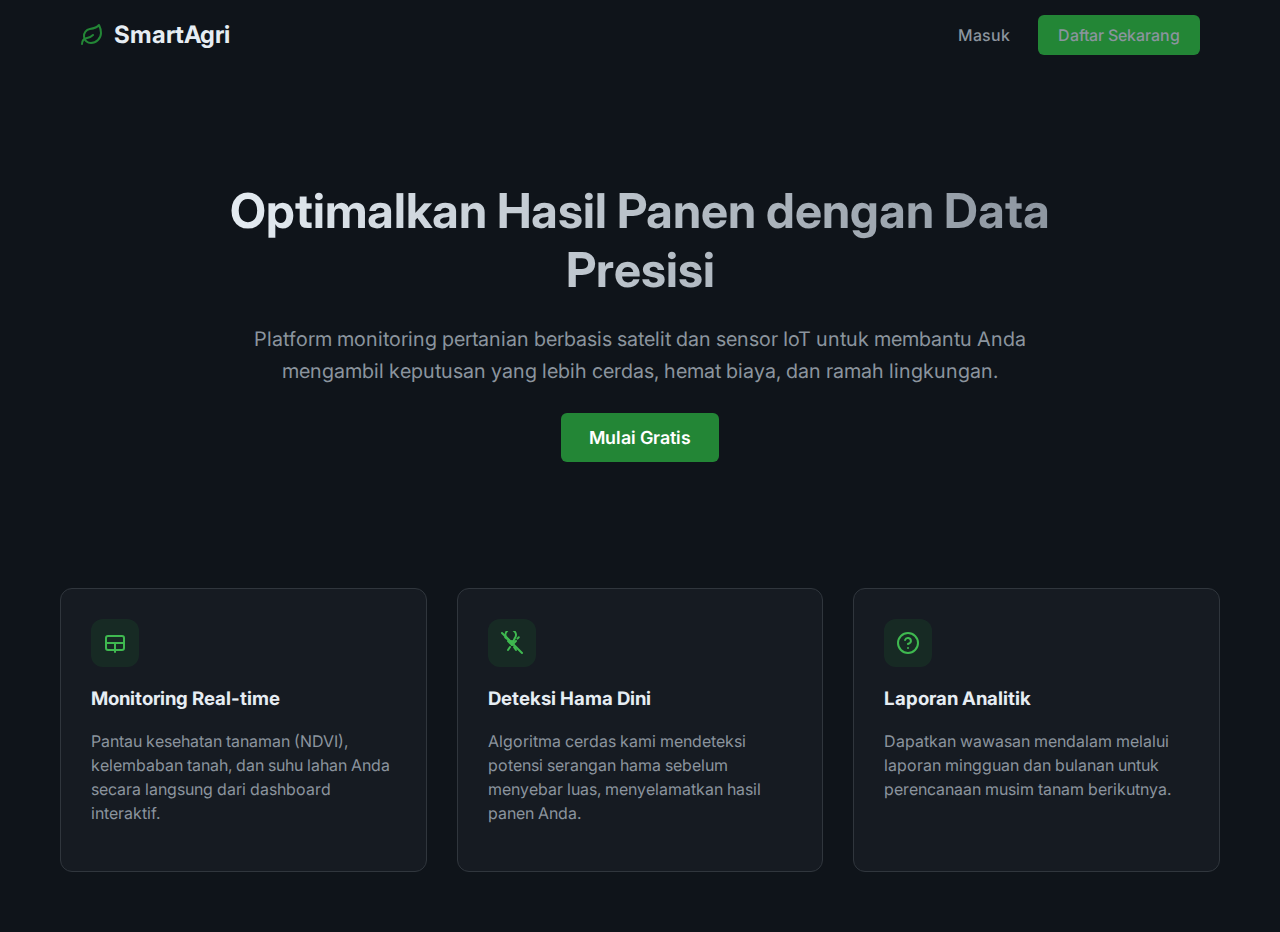
<file: settings.html>
<!DOCTYPE html>
<html lang="id">
<head>
<meta charset="utf-8" />
<meta name="viewport" content="width=device-width, initial-scale=1" />
<title>Pengaturan - SmartAgri</title>
<link rel="stylesheet" href="assets/css/styles.css" />
<link href="https://fonts.googleapis.com/css2?family=Inter:wght@400;500;600;700&display=swap" rel="stylesheet">
<script src="assets/js/auth.js"></script>
<script>Auth.requireAuth();</script>
</head>
<body>
<div id="app" class="layout">
  <aside class="sidebar">
    <div class="brand">
      <svg width="24" height="24" viewBox="0 0 24 24" fill="none" stroke="currentColor" stroke-width="2" stroke-linecap="round" stroke-linejoin="round" class="brand-icon"><path d="M11 20A7 7 0 0 1 9.8 6.1C15.5 5 17 4.48 19 2c1 2 2 4.18 2 8 0 5.5-4.77 10-10 10Z"/><path d="M2 21c0-3 1.85-5.36 5.08-6C9.5 14.52 12 13 13 12"/></svg>
      <span>SmartAgri</span>
    </div>
    <nav class="nav-menu">
      <a href="index.html" class="nav-item">
        <svg width="20" height="20" viewBox="0 0 24 24" fill="none" stroke="currentColor" stroke-width="2" stroke-linecap="round" stroke-linejoin="round"><rect x="3" y="3" width="7" height="7"></rect><rect x="14" y="3" width="7" height="7"></rect><rect x="14" y="14" width="7" height="7"></rect><rect x="3" y="14" width="7" height="7"></rect></svg>
        Dashboard
      </a>
      <a href="map.html" class="nav-item">
        <svg width="20" height="20" viewBox="0 0 24 24" fill="none" stroke="currentColor" stroke-width="2" stroke-linecap="round" stroke-linejoin="round"><polygon points="1 6 1 22 8 18 16 22 23 18 23 2 16 6 8 2 1 6"></polygon><line x1="8" y1="2" x2="8" y2="18"></line><line x1="16" y1="6" x2="16" y2="22"></line></svg>
        Peta Lahan
      </a>
      <a href="reports.html" class="nav-item">
        <svg width="20" height="20" viewBox="0 0 24 24" fill="none" stroke="currentColor" stroke-width="2" stroke-linecap="round" stroke-linejoin="round"><path d="M14 2H6a2 2 0 0 0-2 2v16a2 2 0 0 0 2 2h12a2 2 0 0 0 2-2V8z"></path><polyline points="14 2 14 8 20 8"></polyline><line x1="16" y1="13" x2="8" y2="13"></line><line x1="16" y1="17" x2="8" y2="17"></line><polyline points="10 9 9 9 8 9"></polyline></svg>
        Laporan
      </a>
      <a href="settings.html" class="nav-item active">
        <svg width="20" height="20" viewBox="0 0 24 24" fill="none" stroke="currentColor" stroke-width="2" stroke-linecap="round" stroke-linejoin="round"><circle cx="12" cy="12" r="3"></circle><path d="M19.4 15a1.65 1.65 0 0 0 .33 1.82l.06.06a2 2 0 0 1 0 2.83 2 2 0 0 1-2.83 0l-.06-.06a1.65 1.65 0 0 0-1.82-.33 1.65 1.65 0 0 0-1 1.51V21a2 2 0 0 1-2 2 2 2 0 0 1-2-2v-.09A1.65 1.65 0 0 0 9 19.4a1.65 1.65 0 0 0-1.82.33l-.06.06a2 2 0 0 1-2.83 0 2 2 0 0 1 0-2.83l.06-.06a1.65 1.65 0 0 0 .33-1.82 1.65 1.65 0 0 0-1.51-1H3a2 2 0 0 1-2-2 2 2 0 0 1 2-2h.09A1.65 1.65 0 0 0 4.6 9a1.65 1.65 0 0 0-.33-1.82l-.06-.06a2 2 0 0 1 0-2.83 2 2 0 0 1 2.83 0l.06.06a1.65 1.65 0 0 0 1.82.33H9a1.65 1.65 0 0 0 1-1.51V3a2 2 0 0 1 2-2 2 2 0 0 1 2 2v.09a1.65 1.65 0 0 0 1 1.51 1.65 1.65 0 0 0 1.82-.33l.06-.06a2 2 0 0 1 2.83 0 2 2 0 0 1 0 2.83l-.06.06a1.65 1.65 0 0 0-.33 1.82V9a1.65 1.65 0 0 0 1.51 1H21a2 2 0 0 1 2 2 2 2 0 0 1-2 2h-.09a1.65 1.65 0 0 0-1.51 1z"></path></svg>
        Pengaturan
      </a>
    </nav>
  </aside>

  <div class="main-content">
    <header class="top-header">
      <div class="header-title">
        <h1>Pengaturan Akun</h1>
        <p class="subtitle">Kelola profil dan preferensi aplikasi</p>
      </div>
      <div class="header-actions">
        <div class="date-display" id="date-display">11 Jan 2026</div>
        <div class="user-menu-container">
            <div class="user-avatar" id="userMenuBtn">AD</div>
            <div class="dropdown-menu" id="userDropdown">
                <div style="padding: 10px 16px; font-weight:600; border-bottom:1px solid var(--border-color); margin-bottom:4px; color: var(--text-primary);">
                    <span id="dropdown-user-name">User</span>
                </div>
                <a href="settings.html" class="dropdown-item">
                    <svg width="16" height="16" viewBox="0 0 24 24" fill="none" stroke="currentColor" stroke-width="2" stroke-linecap="round" stroke-linejoin="round"><circle cx="12" cy="12" r="3"></circle><path d="M19.4 15a1.65 1.65 0 0 0 .33 1.82l.06.06a2 2 0 0 1 0 2.83 2 2 0 0 1-2.83 0l-.06-.06a1.65 1.65 0 0 0-1.82-.33 1.65 1.65 0 0 0-1 1.51V21a2 2 0 0 1-2 2 2 2 0 0 1-2-2v-.09A1.65 1.65 0 0 0 9 19.4a1.65 1.65 0 0 0-1.82.33l-.06.06a2 2 0 0 1-2.83 0 2 2 0 0 1 0-2.83l.06-.06a1.65 1.65 0 0 0 .33-1.82 1.65 1.65 0 0 0-1.51-1H3a2 2 0 0 1-2-2 2 2 0 0 1 2-2h.09A1.65 1.65 0 0 0 4.6 9a1.65 1.65 0 0 0-.33-1.82l-.06-.06a2 2 0 0 1 0-2.83 2 2 0 0 1 2.83 0l.06.06a1.65 1.65 0 0 0 1.82.33H9a1.65 1.65 0 0 0 1-1.51V3a2 2 0 0 1 2-2 2 2 0 0 1 2 2v.09a1.65 1.65 0 0 0 1 1.51 1.65 1.65 0 0 0 1.82-.33l.06-.06a2 2 0 0 1 2.83 0 2 2 0 0 1 0 2.83l-.06.06a1.65 1.65 0 0 0-.33 1.82V9a1.65 1.65 0 0 0 1.51 1H21a2 2 0 0 1 2 2 2 2 0 0 1-2 2h-.09a1.65 1.65 0 0 0-1.51 1z"></path></svg>
                    Pengaturan
                </a>
                <div class="dropdown-divider"></div>
                <a href="#" onclick="Auth.logout(); return false;" class="dropdown-item" style="color: var(--danger-color);">
                    <svg width="16" height="16" viewBox="0 0 24 24" fill="none" stroke="currentColor" stroke-width="2" stroke-linecap="round" stroke-linejoin="round"><path d="M9 21H5a2 2 0 0 1-2-2V5a2 2 0 0 1 2-2h4"></path><polyline points="16 17 21 12 16 7"></polyline><line x1="21" y1="12" x2="9" y2="12"></line></svg>
                    Keluar
                </a>
            </div>
        </div>
      </div>
    </header>

    <div class="dashboard-grid" style="grid-template-columns: 1fr; max-width: 800px;">
      <div class="card" style="padding: 32px; background: #161b22; border: 1px solid #30363d; border-radius: 12px;">
         <form id="settingsForm">
             <div style="margin-bottom: 24px;">
                <label style="display:block; margin-bottom:8px; color:#8b949e; font-size:14px;">Nama Lengkap</label>
                <input type="text" id="name" style="width:100%; padding:12px; background:#0d1117; border:1px solid #30363d; border-radius:6px; color:#e6edf3;" value="Admin">
             </div>
             <div style="margin-bottom: 24px;">
                <label style="display:block; margin-bottom:8px; color:#8b949e; font-size:14px;">Email</label>
                <input type="email" id="email" style="width:100%; padding:12px; background:#0d1117; border:1px solid #30363d; border-radius:6px; color:#e6edf3;" value="admin@smartagri.com" readonly>
             </div>
             <div style="margin-bottom: 24px;">
                <label style="display:block; margin-bottom:8px; color:#8b949e; font-size:14px;">Lokasi Default</label>
                <input type="text" id="location" placeholder="Yogyakarta, Indonesia" style="width:100%; padding:12px; background:#0d1117; border:1px solid #30363d; border-radius:6px; color:#e6edf3;">
             </div>
             <div style="margin-bottom: 32px;">
                <label style="display:block; margin-bottom:8px; color:#8b949e; font-size:14px;">Notifikasi</label>
                <div style="display:flex; gap:12px; align-items:center;">
                   <input type="checkbox" checked style="width:16px; height:16px; accent-color:#238636;">
                   <span style="font-size:14px;">Terima peringatan hama via email</span>
                </div>
             </div>
             <button type="button" class="cta-btn" onclick="saveSettings()" style="background:#238636; border:none; padding:12px 24px; cursor:pointer;">Simpan Perubahan</button>
         </form>
      </div>
    </div>
  </div>
</div>
<script>
    const user = Auth.getUser();
    if (user) {
        document.getElementById('name').value = user.name;
        document.getElementById('email').value = user.email;
        
        // Load saved location
        const savedLoc = localStorage.getItem('smartagri_location');
        if (savedLoc) {
            document.getElementById('location').value = savedLoc;
        }
    }

    function saveSettings() {
        const loc = document.getElementById('location').value;
        if (loc) {
            localStorage.setItem('smartagri_location', loc);
        }
        alert('Pengaturan disimpan!');
    }
</script>
<script src="assets/js/dropdown.js"></script>
</body>
</html>
</file>
<file: assets/css/styles.css>
:root {
  --bg-dark: #0d1117;
  --bg-card: #161b22;
  --bg-card-hover: #21262d;
  --border-color: #30363d;
  --text-primary: #c9d1d9;
  --text-secondary: #8b949e;
  --accent-color: #58a6ff;
  --success-color: #3fb950;
  --warning-color: #d29922;
  --danger-color: #f85149;
}

body {
  margin: 0;
  padding: 0;
  font-family: 'Inter', sans-serif;
  background-color: var(--bg-dark);
  color: var(--text-primary);
}

* { box-sizing: border-box; }

a { text-decoration: none; color: inherit; }

/* Layout */
.layout { display: flex; min-height: 100vh; }
.sidebar { width: 250px; background: var(--bg-card); border-right: 1px solid var(--border-color); padding: 20px; display: flex; flex-direction: column; }
.brand { display: flex; align-items: center; gap: 10px; font-weight: 700; font-size: 18px; color: var(--text-primary); margin-bottom: 30px; }
.brand-icon { color: var(--success-color); }
.nav-menu { display: flex; flex-direction: column; gap: 5px; }
.nav-item { display: flex; align-items: center; gap: 10px; padding: 10px 15px; border-radius: 6px; color: var(--text-secondary); transition: all 0.2s; }
.nav-item:hover, .nav-item.active { background: var(--bg-card-hover); color: var(--text-primary); }
.nav-item.active { background: rgba(88, 166, 255, 0.1); color: var(--accent-color); }

.main-content { flex: 1; padding: 30px; overflow-y: auto; }
.top-header { display: flex; justify-content: space-between; align-items: flex-end; margin-bottom: 30px; }
.header-title h1 { margin: 0; font-size: 24px; font-weight: 600; }
.subtitle { margin: 5px 0 0; color: var(--text-secondary); font-size: 14px; }
.header-actions { display: flex; align-items: center; gap: 20px; }
.date-display { color: var(--text-secondary); font-size: 14px; }
.user-avatar { width: 40px; height: 40px; border-radius: 50%; background: var(--accent-color); color: white; display: flex; align-items: center; justify-content: center; font-weight: 600; font-size: 14px; }

/* Dashboard Grid */
.dashboard-grid { display: grid; grid-template-columns: 2fr 1fr; gap: 24px; }
.preview-section { background: var(--bg-card); border: 1px solid var(--border-color); border-radius: 12px; padding: 20px; display: flex; flex-direction: column; }
.section-header { display: flex; justify-content: space-between; align-items: center; margin-bottom: 20px; }
.section-header h3 { margin: 0; font-size: 16px; font-weight: 600; }
.actions { display: flex; gap: 10px; }
.icon-btn { 
  width: 32px; 
  height: 32px; 
  border: 1px solid var(--border-color); 
  border-radius: 6px; 
  background: transparent; 
  color: var(--text-secondary); 
  display: flex; 
  align-items: center;
  justify-content: center;
  cursor: pointer;
  transition: all 0.2s;
}
.icon-btn:hover { background: var(--bg-card-hover); color: var(--text-primary); border-color: var(--text-secondary); }

.canvas-wrapper {
  flex: 1;
  background: #000;
  border-radius: 8px;
  overflow: hidden;
  position: relative;
  min-height: 300px;
}
.preview-canvas { width: 100%; height: 100%; display: block; object-fit: cover; }

/* Stats Grid */
.stats-grid {
  display: grid;
  grid-template-columns: repeat(2, 1fr);
  gap: 16px;
}

.stat-card {
  background: var(--bg-card);
  border: 1px solid var(--border-color);
  border-radius: 12px;
  padding: 20px;
  display: flex;
  flex-direction: column;
  transition: transform 0.2s;
}

.stat-card:hover {
  border-color: var(--text-secondary);
  transform: translateY(-2px);
}

.stat-header {
  display: flex;
  justify-content: space-between;
  align-items: flex-start;
  margin-bottom: 12px;
}

.stat-label {
  font-size: 13px;
  color: var(--text-secondary);
  font-weight: 500;
}

.stat-icon {
  width: 32px;
  height: 32px;
  border-radius: 8px;
  display: flex;
  align-items: center;
  justify-content: center;
  color: white;
}
.ndvi-icon { background: rgba(35, 134, 54, 0.2); color: #3fb950; }
.moist-icon { background: rgba(31, 111, 235, 0.2); color: #58a6ff; }
.temp-icon { background: rgba(210, 153, 34, 0.2); color: #d29922; }
.pest-icon { background: rgba(248, 81, 73, 0.2); color: #f85149; }

.stat-value {
  font-size: 28px;
  font-weight: 700;
  margin-bottom: 16px;
  color: var(--text-primary);
}

.progress-container { margin-top: auto; }
.progress {
  height: 6px;
  background: rgba(255,255,255,0.1);
  border-radius: 3px;
  overflow: hidden;
  margin-bottom: 6px;
}
.progress .bar { height: 100%; width: 0; transition: width 0.5s ease-out; }
.bar-ndvi { background: #3fb950; }
.bar-moist { background: #58a6ff; }
.bar-temp { background: #d29922; }
.bar-pest { background: #f85149; }

.progress-labels {
  display: flex;
  justify-content: space-between;
  font-size: 11px;
  color: var(--text-secondary);
}

/* =========================================
   Legacy / Map.html Support
   ========================================= */
.app-header {
  display: flex;
  justify-content: space-between;
  align-items: center;
  padding: 10px 20px;
  background: var(--bg-card);
  border-bottom: 1px solid var(--border-color);
}
.app-header h1 { margin: 0; font-size: 18px; }
.controls { display: flex; align-items: center; }
.cta-btn { background: var(--accent-color); color: white; padding: 6px 12px; border-radius: 6px; font-size: 14px; }
.search-container { position: absolute; top: 70px; left: 20px; z-index: 999; display: flex; gap: 8px; }
.search-input { padding: 8px; border-radius: 6px; border: 1px solid var(--border-color); background: var(--bg-card); color: white; width: 250px; }
.search-btn { padding: 8px 12px; background: var(--bg-card); border: 1px solid var(--border-color); color: white; border-radius: 6px; cursor: pointer; }
.legend { position: absolute; bottom: 30px; right: 20px; background: var(--bg-card); padding: 10px; border-radius: 8px; z-index: 999; font-size: 12px; }

#map {
    width: 100%;
    height: calc(100vh - 60px);
    z-index: 1;
}

/* User Dropdown */
.user-menu-container {
    position: relative;
}

.user-avatar {
    cursor: pointer;
    user-select: none;
}

.dropdown-menu {
    position: absolute;
    top: 100%;
    right: 0;
    margin-top: 8px;
    background: var(--bg-card);
    border: 1px solid var(--border-color);
    border-radius: 6px;
    box-shadow: 0 4px 12px rgba(0,0,0,0.5);
    min-width: 150px;
    display: none;
    z-index: 1000;
}

.dropdown-menu.show {
    display: block;
}

.dropdown-item {
    display: flex;
    align-items: center;
    gap: 8px;
    padding: 10px 16px;
    color: var(--text-primary);
    text-decoration: none;
    font-size: 14px;
    transition: background 0.2s;
}

.dropdown-item:hover {
    background: var(--bg-card-hover);
}

.dropdown-divider {
    height: 1px;
    background: var(--border-color);
    margin: 4px 0;
}
</file>
